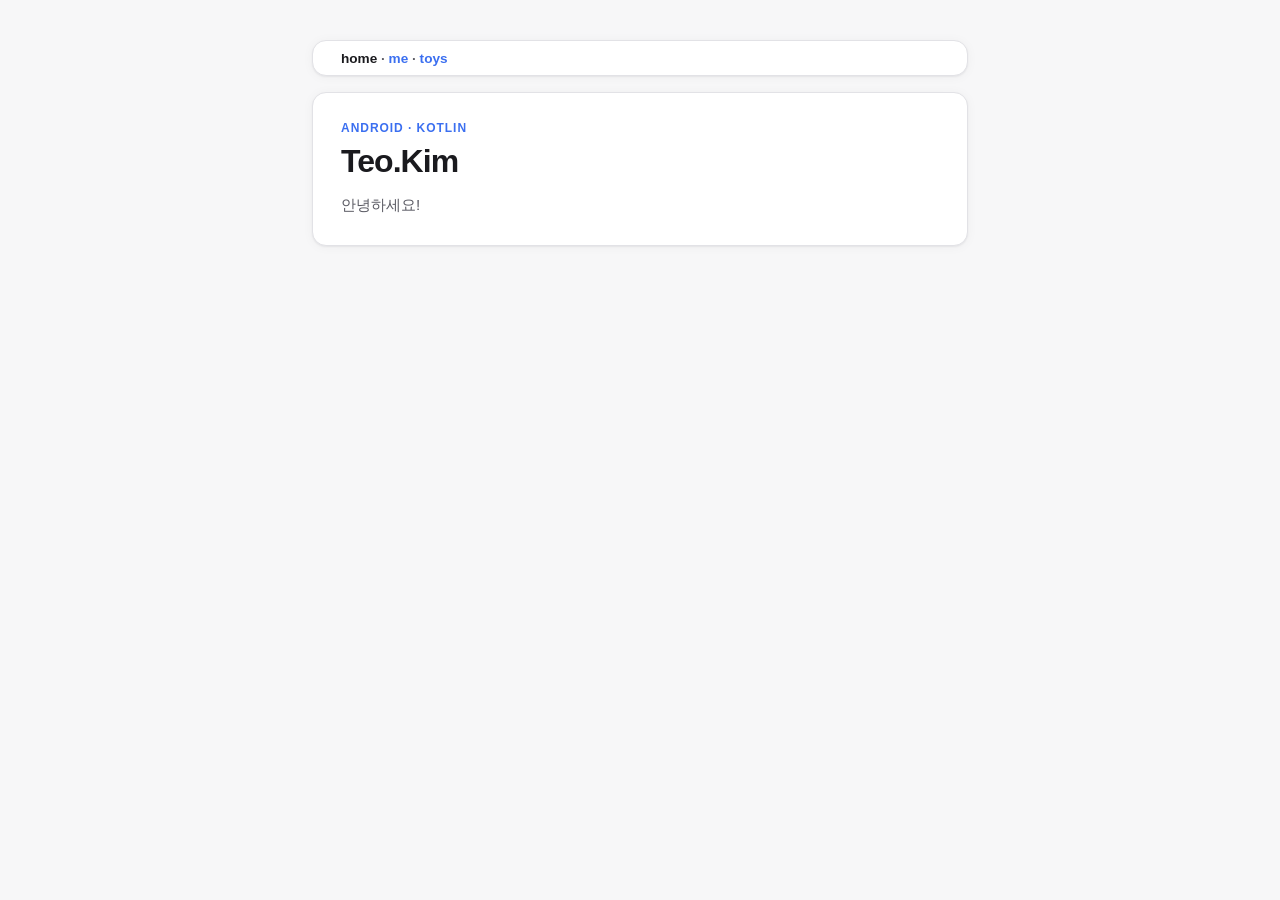
<file: index.html>
<!DOCTYPE html>
<html lang="ko">
<head>
  <meta charset="utf-8">
  <meta name="viewport" content="width=device-width, initial-scale=1">
  <meta name="color-scheme" content="dark light">
  <link rel="stylesheet" href="themes.css">
  <link rel="stylesheet" href="style.css">
  <link rel="icon" href="favicon.svg" type="image/svg+xml">
  <title>Teo.Kim</title>
</head>
<body>
  <div class="page">
    <nav class="panel nav-panel" id="nav-root"></nav>

    <header class="panel">
      <p class="eyebrow">Android · Kotlin</p>
      <h1>Teo.Kim</h1>
      <p class="lead">안녕하세요!</p>
    </header>
  </div>

  <script src="nav.js"></script>
</body>
</html>
</file>
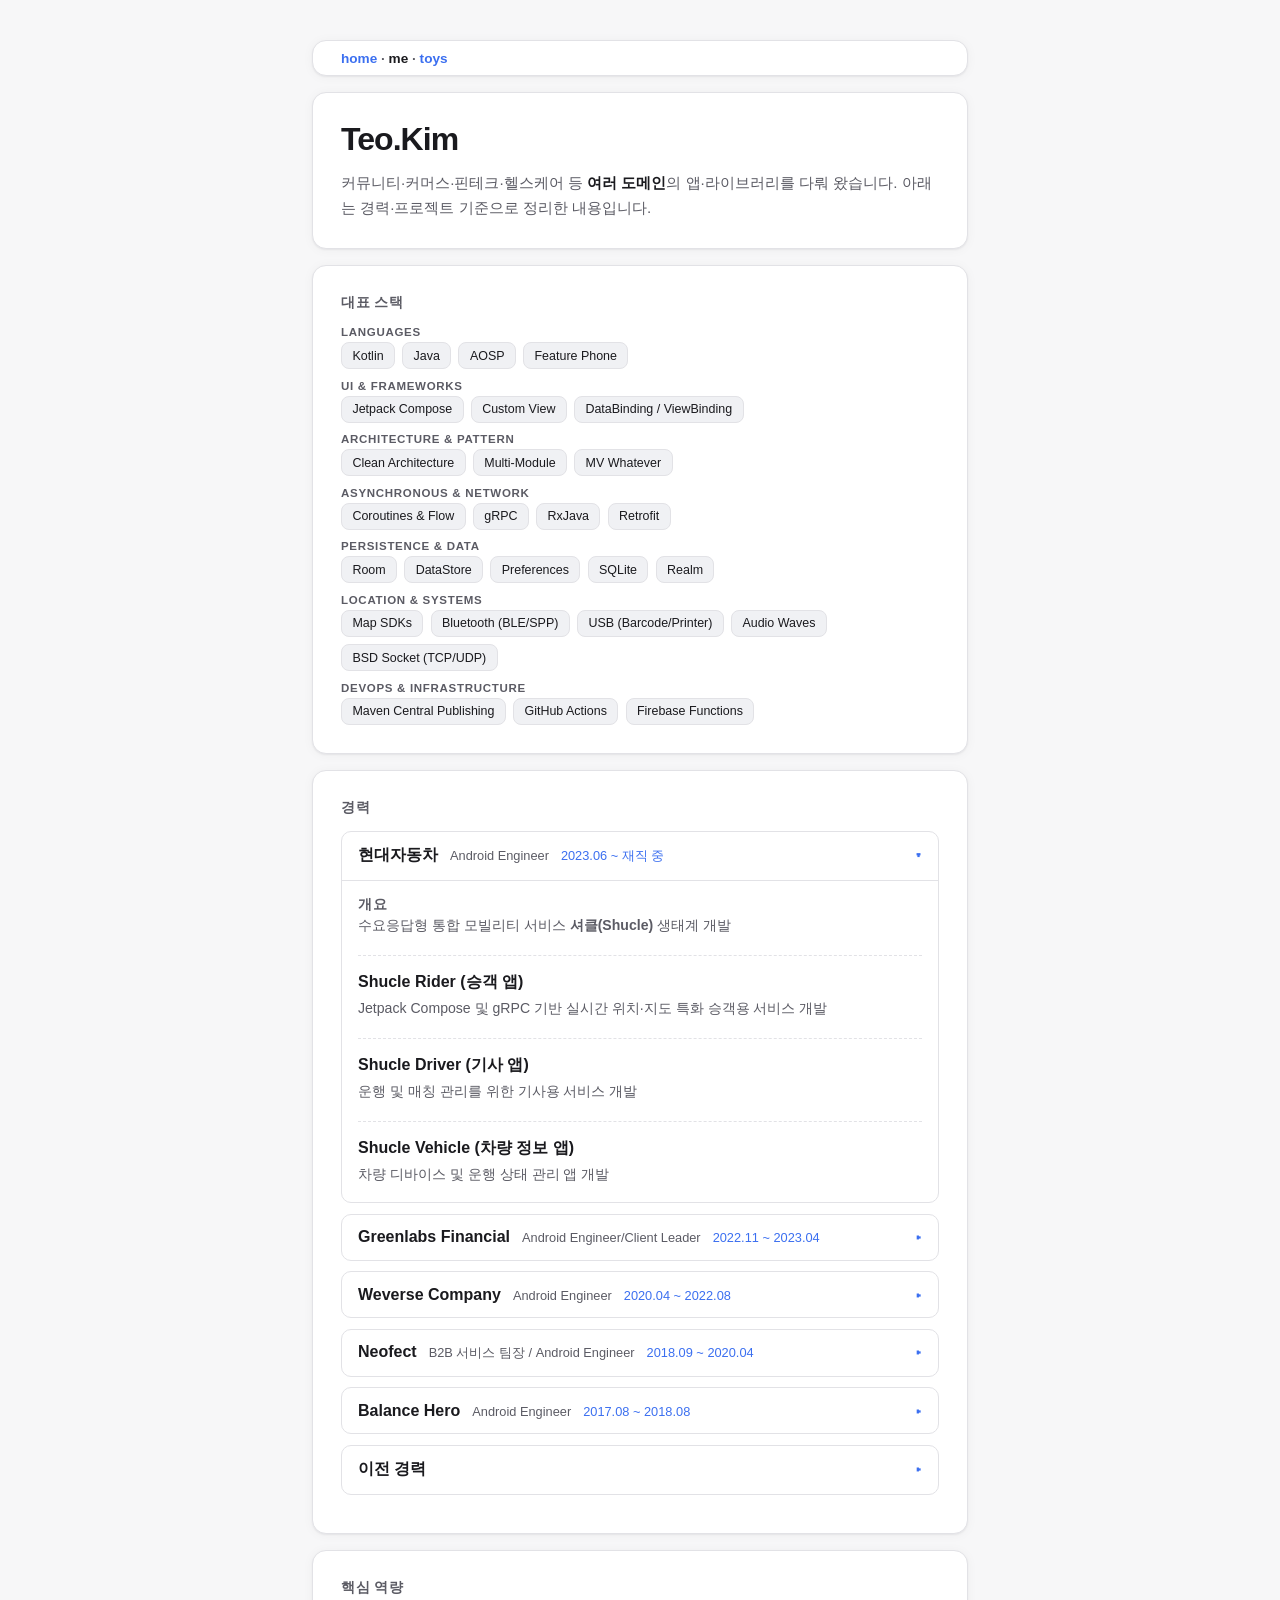
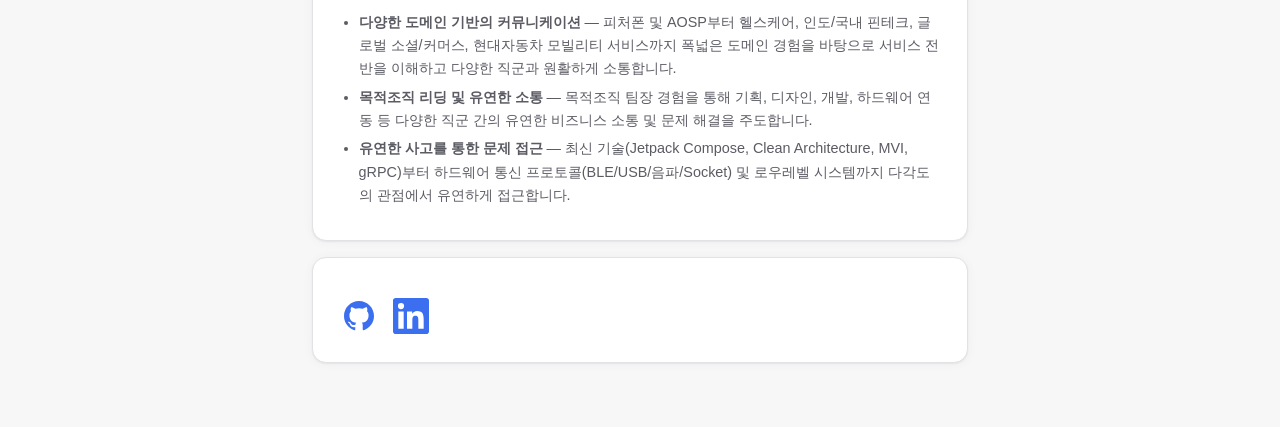
<file: me.html>
<!DOCTYPE html>
<html lang="ko">
<head>
  <meta charset="utf-8">
  <meta name="viewport" content="width=device-width, initial-scale=1">
  <meta name="color-scheme" content="dark light">
  <link rel="stylesheet" href="themes.css">
  <link rel="stylesheet" href="style.css">
  <link rel="icon" href="favicon.svg" type="image/svg+xml">
  <title>me · Teo.Kim</title>
</head>
<body>
  <div class="page">
    <nav class="panel nav-panel" id="nav-root"></nav>

    <header class="panel">
      <h1>Teo.Kim</h1>
      <p class="lead">
        커뮤니티·커머스·핀테크·헬스케어 등 <strong class="lead-strong">여러 도메인</strong>의 앱·라이브러리를 다뤄 왔습니다.
        아래는 경력·프로젝트 기준으로 정리한 내용입니다.
      </p>
    </header>

    <section class="panel" aria-labelledby="skills-heading">
      <h2 id="skills-heading">대표 스택</h2>
      <div id="stacks-root"></div>
    </section>

    <section class="panel" aria-labelledby="exp-heading">
      <h2 id="exp-heading">경력</h2>
      <div id="careers-root"></div>
    </section>

    <section class="panel" aria-labelledby="str-heading">
      <h2 id="str-heading">핵심 역량</h2>
      <ul class="strength-list" id="key-features-root"></ul>
    </section>

    <footer class="panel">
      <div class="social-links">
        <a href="https://github.com/touktw" rel="noopener noreferrer" aria-label="GitHub">
          <svg viewBox="0 0 24 24" aria-hidden="true"><path d="M12 2C6.477 2 2 6.477 2 12c0 4.418 2.865 8.166 6.839 9.489.5.092.682-.217.682-.482 0-.237-.009-.868-.013-1.703-2.782.604-3.369-1.341-3.369-1.341-.454-1.154-1.11-1.462-1.11-1.462-.908-.62.069-.608.069-.608 1.003.07 1.531 1.03 1.531 1.03.892 1.529 2.341 1.087 2.91.831.092-.646.35-1.086.636-1.336-2.22-.253-4.555-1.11-4.555-4.943 0-1.091.39-1.984 1.029-2.683-.103-.253-.446-1.27.098-2.647 0 0 .84-.269 2.75 1.025A9.578 9.578 0 0 1 12 6.836a9.59 9.59 0 0 1 2.504.337c1.909-1.294 2.747-1.025 2.747-1.025.546 1.377.202 2.394.1 2.647.64.699 1.028 1.592 1.028 2.683 0 3.842-2.339 4.687-4.566 4.935.359.309.678.919.678 1.852 0 1.336-.012 2.415-.012 2.743 0 .267.18.578.688.48C19.138 20.163 22 16.418 22 12c0-5.523-4.477-10-10-10z"/></svg>
        </a>
        <a href="https://linkedin.com/in/touktw" rel="noopener noreferrer" aria-label="LinkedIn">
          <svg viewBox="0 0 24 24" aria-hidden="true"><path d="M20.447 20.452h-3.554v-5.569c0-1.328-.027-3.037-1.852-3.037-1.853 0-2.136 1.445-2.136 2.939v5.667H9.351V9h3.414v1.561h.046c.477-.9 1.637-1.85 3.37-1.85 3.601 0 4.267 2.37 4.267 5.455v6.286zM5.337 7.433a2.062 2.062 0 0 1-2.063-2.065 2.064 2.064 0 1 1 2.063 2.065zm1.782 13.019H3.555V9h3.564v11.452zM22.225 0H1.771C.792 0 0 .774 0 1.729v20.542C0 23.227.792 24 1.771 24h20.451C23.2 24 24 23.227 24 22.271V1.729C24 .774 23.2 0 22.222 0h.003z"/></svg>
        </a>
      </div>
    </footer>
  </div>

  <script src="nav.js"></script>
  <script src="data.js"></script>
  <script src="render.js"></script>
</body>
</html>
</file>
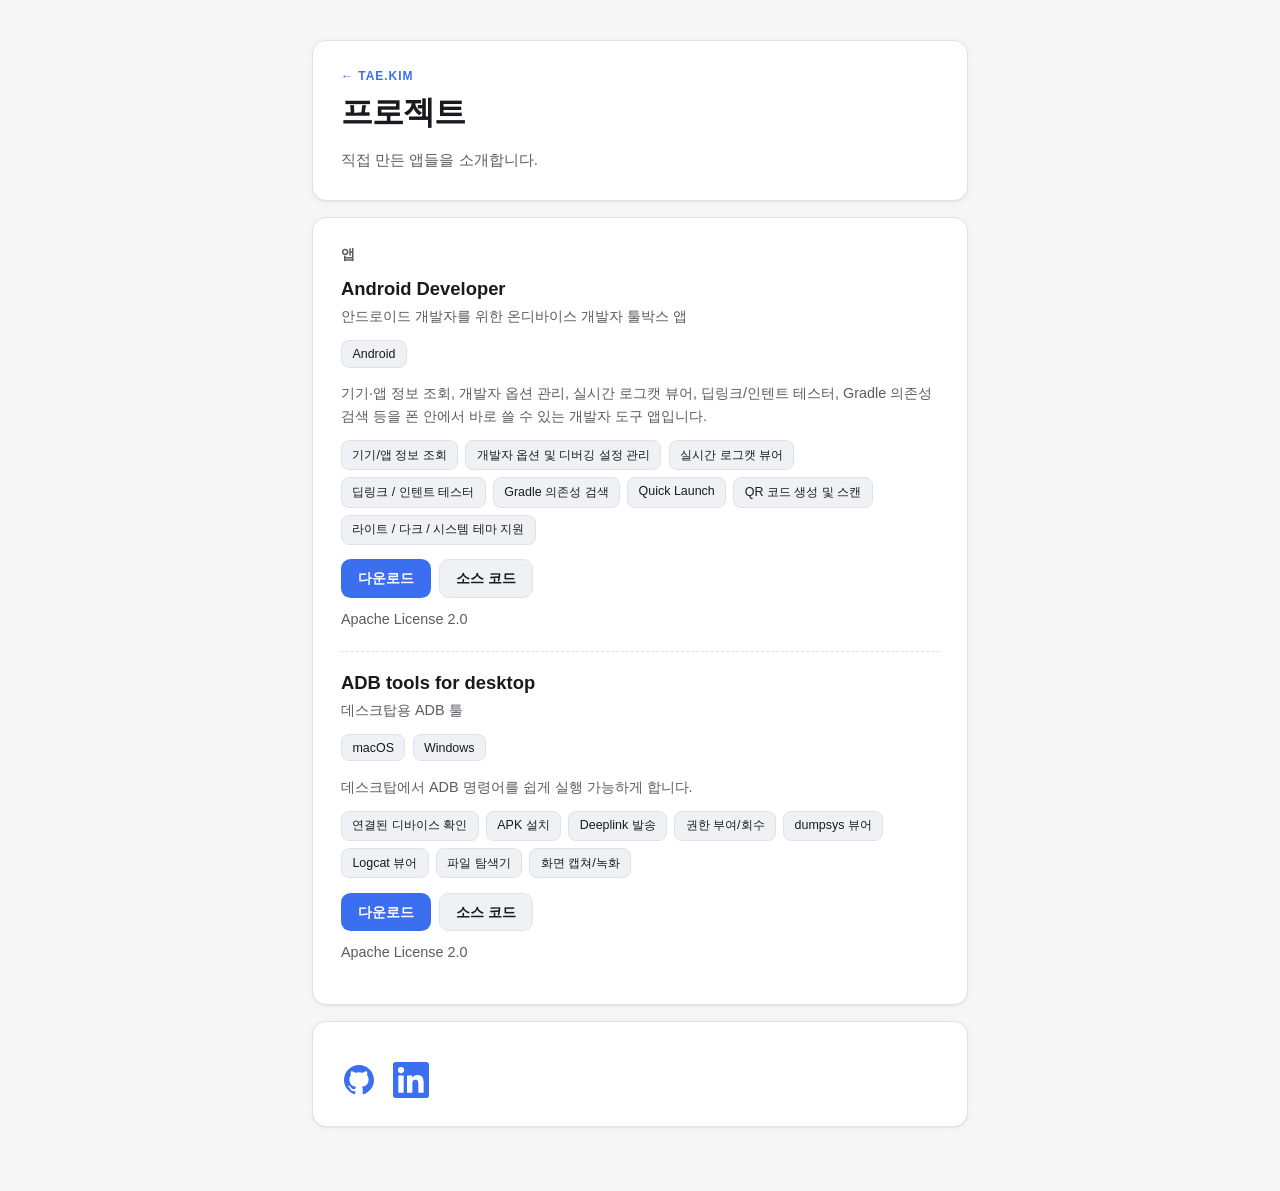
<file: projects.html>
<!DOCTYPE html>
<html lang="ko">
<head>
  <meta charset="utf-8">
  <meta name="viewport" content="width=device-width, initial-scale=1">
  <meta name="color-scheme" content="dark light">
  <link rel="stylesheet" href="themes.css">
  <link rel="stylesheet" href="style.css">
  <link rel="icon" href="favicon.svg" type="image/svg+xml">
  <title>projects · me</title>
</head>
<body>
  <div class="page">
    <header class="panel">
      <p class="eyebrow"><a href="index.html">&larr; Tae.Kim</a></p>
      <h1>프로젝트</h1>
      <p class="lead">직접 만든 앱들을 소개합니다.</p>
    </header>

    <section class="panel" aria-labelledby="apps-heading">
      <h2 id="apps-heading">앱</h2>
      <div id="apps-root"></div>
    </section>

    <footer class="panel">
      <div class="social-links">
        <a href="https://github.com/touktw" rel="noopener noreferrer" aria-label="GitHub">
          <svg viewBox="0 0 24 24" aria-hidden="true"><path d="M12 2C6.477 2 2 6.477 2 12c0 4.418 2.865 8.166 6.839 9.489.5.092.682-.217.682-.482 0-.237-.009-.868-.013-1.703-2.782.604-3.369-1.341-3.369-1.341-.454-1.154-1.11-1.462-1.11-1.462-.908-.62.069-.608.069-.608 1.003.07 1.531 1.03 1.531 1.03.892 1.529 2.341 1.087 2.91.831.092-.646.35-1.086.636-1.336-2.22-.253-4.555-1.11-4.555-4.943 0-1.091.39-1.984 1.029-2.683-.103-.253-.446-1.27.098-2.647 0 0 .84-.269 2.75 1.025A9.578 9.578 0 0 1 12 6.836a9.59 9.59 0 0 1 2.504.337c1.909-1.294 2.747-1.025 2.747-1.025.546 1.377.202 2.394.1 2.647.64.699 1.028 1.592 1.028 2.683 0 3.842-2.339 4.687-4.566 4.935.359.309.678.919.678 1.852 0 1.336-.012 2.415-.012 2.743 0 .267.18.578.688.48C19.138 20.163 22 16.418 22 12c0-5.523-4.477-10-10-10z"/></svg>
        </a>
        <a href="https://linkedin.com/in/touktw" rel="noopener noreferrer" aria-label="LinkedIn">
          <svg viewBox="0 0 24 24" aria-hidden="true"><path d="M20.447 20.452h-3.554v-5.569c0-1.328-.027-3.037-1.852-3.037-1.853 0-2.136 1.445-2.136 2.939v5.667H9.351V9h3.414v1.561h.046c.477-.9 1.637-1.85 3.37-1.85 3.601 0 4.267 2.37 4.267 5.455v6.286zM5.337 7.433a2.062 2.062 0 0 1-2.063-2.065 2.064 2.064 0 1 1 2.063 2.065zm1.782 13.019H3.555V9h3.564v11.452zM22.225 0H1.771C.792 0 0 .774 0 1.729v20.542C0 23.227.792 24 1.771 24h20.451C23.2 24 24 23.227 24 22.271V1.729C24 .774 23.2 0 22.222 0h.003z"/></svg>
        </a>
      </div>
    </footer>
  </div>

  <script src="data.js"></script>
  <script src="render.js"></script>
</body>
</html>
</file>
<file: themes.css>
:root {
  --bg: #f7f7f8;
  --surface: #ffffff;
  --border: #e2e2e6;
  --text: #1a1a1e;
  --text-dim: #5b5b64;
  --accent: #3b6ff0;
  --accent-text: #ffffff;
  --code-bg: #f0f1f4;
  --shadow: 0 1px 2px rgba(20, 20, 30, 0.06), 0 1px 12px rgba(20, 20, 30, 0.04);
}

@media (prefers-color-scheme: dark) {
  :root {
    --bg: #16161a;
    --surface: #1e1e23;
    --border: #2d2d34;
    --text: #ededf0;
    --text-dim: #9a9aa4;
    --accent: #7ea1ff;
    --accent-text: #10131f;
    --code-bg: #26262d;
    --shadow: 0 1px 2px rgba(0, 0, 0, 0.3), 0 1px 12px rgba(0, 0, 0, 0.2);
  }
}

html {
  color-scheme: light dark;
}
</file>
<file: style.css>
* { box-sizing: border-box; }
body {
  margin: 0;
  min-height: 100vh;
  font-family: -apple-system, BlinkMacSystemFont, "Segoe UI", Pretendard, Roboto, "Apple SD Gothic Neo", "Noto Sans KR", sans-serif;
  color: var(--text);
  background: var(--bg);
}

.page {
  position: relative;
  z-index: 1;
  max-width: 44rem;
  margin: 0 auto;
  padding: clamp(1.5rem, 4vw, 2.5rem) clamp(1rem, 3vw, 1.5rem) 3rem;
}

.panel {
  border-radius: 14px;
  background: var(--surface);
  border: 1px solid var(--border);
  box-shadow: var(--shadow);
  padding: clamp(1.25rem, 3vw, 1.75rem);
  margin-bottom: 1rem;
}

.eyebrow {
  margin: 0 0 0.5rem;
  font-size: 0.75rem;
  font-weight: 600;
  letter-spacing: 0.08em;
  text-transform: uppercase;
  color: var(--accent);
}
.eyebrow a {
  color: inherit;
  text-decoration: none;
}
.eyebrow a:hover { text-decoration: underline; }

h1 {
  margin: 0 0 0.75rem;
  font-size: clamp(1.65rem, 4vw, 2rem);
  font-weight: 700;
  letter-spacing: -0.03em;
  color: var(--text);
}
.lead {
  margin: 0;
  line-height: 1.65;
  color: var(--text-dim);
  font-size: 0.95rem;
}

h2 {
  margin: 0 0 0.85rem;
  font-size: 0.85rem;
  font-weight: 600;
  letter-spacing: 0.04em;
  color: var(--text-dim);
  text-transform: uppercase;
}

.chips {
  display: flex;
  flex-wrap: wrap;
  gap: 0.45rem;
  list-style: none;
  padding: 0;
  margin: 0;
}
.chips li {
  padding: 0.35rem 0.65rem;
  border-radius: 0.5rem;
  font-size: 0.78rem;
  color: var(--text);
  background: var(--code-bg);
  border: 1px solid var(--border);
}

details.company {
  border-radius: 10px;
  border: 1px solid var(--border);
  background: var(--surface);
  margin-bottom: 0.65rem;
  overflow: clip;
}
details.company > summary {
  list-style: none;
  cursor: pointer;
  padding: 0.85rem 1rem;
  font-weight: 600;
  color: var(--text);
  display: flex;
  flex-wrap: wrap;
  align-items: baseline;
  gap: 0.35rem 0.75rem;
}
details.company > summary::-webkit-details-marker { display: none; }
details.company > summary::after {
  content: "▸";
  margin-left: auto;
  color: var(--accent);
  font-size: 0.85rem;
  transition: transform 0.2s;
}
details.company[open] > summary::after { transform: rotate(90deg); }

.company-position {
  font-size: 0.8rem;
  font-weight: 500;
  color: var(--text-dim);
}

.company-range {
  font-size: 0.8rem;
  font-weight: 500;
  color: var(--accent);
  font-variant-numeric: tabular-nums;
}

.company-body {
  padding: 0 1rem 1rem;
  border-top: 1px solid var(--border);
  padding-top: 0.8rem;
}

.project {
  margin-top: 1.1rem;
  padding-top: 1rem;
  border-top: 1px dashed var(--border);
}
.project:first-child {
  margin-top: 0;
  padding-top: 0;
  border-top: none;
}

.project h3 {
  margin: 0 0 0.35rem;
  font-size: 1rem;
  font-weight: 600;
  color: var(--text);
}
.project h3 a {
  color: inherit;
  text-decoration: none;
  border-bottom: 1px solid var(--border);
}
.project h3 a:hover { color: var(--accent); }

.period {
  margin: 0 0 0.65rem;
  font-size: 0.8rem;
  color: var(--accent);
  font-variant-numeric: tabular-nums;
}

.lbl {
  margin: 0.65rem 0 0.25rem;
  font-size: 0.72rem;
  font-weight: 700;
  letter-spacing: 0.06em;
  text-transform: uppercase;
  color: var(--text-dim);
}
.blk p, .project > p {
  margin: 0;
  font-size: 0.88rem;
  line-height: 1.55;
  color: var(--text-dim);
}

.bullets {
  margin: 0.35rem 0 0;
  padding-left: 1.15rem;
  color: var(--text-dim);
  font-size: 0.88rem;
  line-height: 1.55;
}
.bullets li { margin: 0.2rem 0; }

.strength-list {
  margin: 0;
  padding-left: 1.1rem;
  color: var(--text-dim);
  font-size: 0.9rem;
  line-height: 1.6;
}
.strength-list li { margin: 0.35rem 0; }

footer {
  margin-top: 0.5rem;
  font-size: 0.82rem;
  color: var(--text-dim);
}
.social-links {
  display: flex;
  flex-wrap: wrap;
  gap: 0.5rem 1rem;
  margin-top: 0.75rem;
}
.social-links a {
  display: inline-flex;
  align-items: center;
  gap: 0.4rem;
  color: var(--accent);
  text-decoration: none;
}
.social-links a:hover {
  color: var(--text);
}
.social-links svg {
  flex-shrink: 0;
  width: 2.25rem;
  height: 2.25rem;
  fill: currentColor;
}

.search-row {
  display: flex;
  flex-wrap: wrap;
  gap: 0.45rem;
  margin-top: 0.35rem;
}
.search-row a {
  font-size: 0.82rem;
  padding: 0.25rem 0.55rem;
  border-radius: 0.45rem;
  background: var(--code-bg);
  border: 1px solid var(--border);
  color: var(--accent);
  text-decoration: none;
}
.search-row a:hover {
  background: var(--border);
}
.hint {
  margin: 0 0 0.35rem;
  font-size: 0.82rem;
  color: var(--text-dim);
}

.lead-strong {
  color: var(--text);
  font-weight: 600;
}

.nav-panel {
  padding: 0.6rem clamp(1.25rem, 3vw, 1.75rem);
  font-size: 0.85rem;
  font-weight: 600;
  color: var(--text-dim);
}
.nav-panel a {
  color: var(--accent);
  text-decoration: none;
}
.nav-panel a:hover { text-decoration: underline; }
.nav-panel .active { color: var(--text); }

.btn {
  display: inline-flex;
  align-items: center;
  gap: 0.4rem;
  padding: 0.55rem 1rem;
  border-radius: 0.6rem;
  font-size: 0.88rem;
  font-weight: 600;
  text-decoration: none;
  color: var(--text);
  background: var(--code-bg);
  border: 1px solid var(--border);
}
.btn:hover { border-color: var(--accent); }
.btn-primary {
  color: var(--accent-text);
  background: var(--accent);
  border-color: transparent;
}
.btn-primary:hover { opacity: 0.9; }

.app-card + .app-card {
  margin-top: 1.25rem;
  padding-top: 1.25rem;
  border-top: 1px dashed var(--border);
}
.app-card h3 {
  margin: 0 0 0.35rem;
  font-size: 1.15rem;
  font-weight: 700;
  color: var(--text);
}
.app-tagline {
  margin: 0 0 0.6rem;
  color: var(--text-dim);
  font-size: 0.92rem;
}
.app-card > p {
  margin: 0 0 0.75rem;
  line-height: 1.6;
  color: var(--text-dim);
  font-size: 0.9rem;
}
.app-card .chips {
  margin-bottom: 0.9rem;
}
.app-actions {
  display: flex;
  flex-wrap: wrap;
  gap: 0.5rem;
  margin-bottom: 0.6rem;
}
.app-license {
  margin: 0;
  font-size: 0.78rem;
  color: var(--text-dim);
}

/* 프로젝트 다운로드 페이지 전용 (scripts/build-download-pages.js가 생성하는 HTML용) */

.platform-grid {
  display: grid;
  grid-template-columns: repeat(auto-fit, minmax(280px, 1fr));
  gap: 20px;
}

.platform-card {
  background: var(--surface);
  border: 1px solid var(--border);
  border-radius: 14px;
  padding: 22px 24px;
  box-shadow: var(--shadow);
}

.platform-header {
  display: flex;
  align-items: center;
  justify-content: space-between;
  gap: 10px;
  margin-bottom: 4px;
}

.platform-header h2 {
  margin: 0;
  font-size: 1.2rem;
  text-transform: none;
  letter-spacing: normal;
  color: var(--text);
}

.platform-card h3 {
  margin: 8px 0 0;
}

.badge {
  display: inline-block;
  background: var(--accent);
  color: var(--accent-text);
  font-size: 0.78rem;
  font-weight: 700;
  padding: 3px 10px;
  border-radius: 999px;
}

.tbd-badge {
  display: inline-block;
  background: var(--code-bg);
  color: var(--text-dim);
  font-size: 0.78rem;
  font-weight: 700;
  padding: 3px 10px;
  border-radius: 999px;
}

.meta {
  color: var(--text-dim);
  font-size: 0.88rem;
  margin: 8px 0 16px;
}

.notes {
  font-size: 0.94rem;
  color: var(--text);
}
.notes h1, .notes h2, .notes h3 {
  font-size: 1rem;
  margin: 18px 0 6px;
}
.notes ul { padding-left: 20px; }
.notes li { margin: 3px 0; }
.notes code {
  background: var(--code-bg);
  padding: 1px 5px;
  border-radius: 5px;
  font-size: 0.88em;
}
.notes a { color: var(--accent); }

.older {
  margin-top: 20px;
}
.older > summary {
  cursor: pointer;
  font-weight: 600;
  color: var(--text-dim);
  padding: 8px 0;
  list-style: none;
}
.older > summary::-webkit-details-marker { display: none; }
.older > summary::before { content: "▸ "; }
.older[open] > summary::before { content: "▾ "; }

details.release-item {
  border: 1px solid var(--border);
  border-radius: 12px;
  margin-top: 10px;
  background: var(--surface);
  overflow: hidden;
}
details.release-item summary {
  cursor: pointer;
  padding: 14px 18px;
  display: flex;
  align-items: center;
  justify-content: space-between;
  gap: 12px;
  list-style: none;
  font-weight: 600;
}
details.release-item summary::-webkit-details-marker { display: none; }
details.release-item summary .date {
  font-weight: 400;
  color: var(--text-dim);
  font-size: 0.85rem;
}
details.release-item .body {
  padding: 4px 18px 18px;
  border-top: 1px solid var(--border);
}

.dl-link {
  display: inline-flex;
  align-items: center;
  gap: 6px;
  margin-top: 4px;
  padding: 8px 14px;
  border-radius: 8px;
  background: var(--accent);
  color: var(--accent-text);
  text-decoration: none;
  font-weight: 600;
  font-size: 0.88rem;
}

.status {
  color: var(--text-dim);
  font-size: 0.92rem;
  margin-top: 12px;
}
.status a { color: var(--accent); }
</file>
